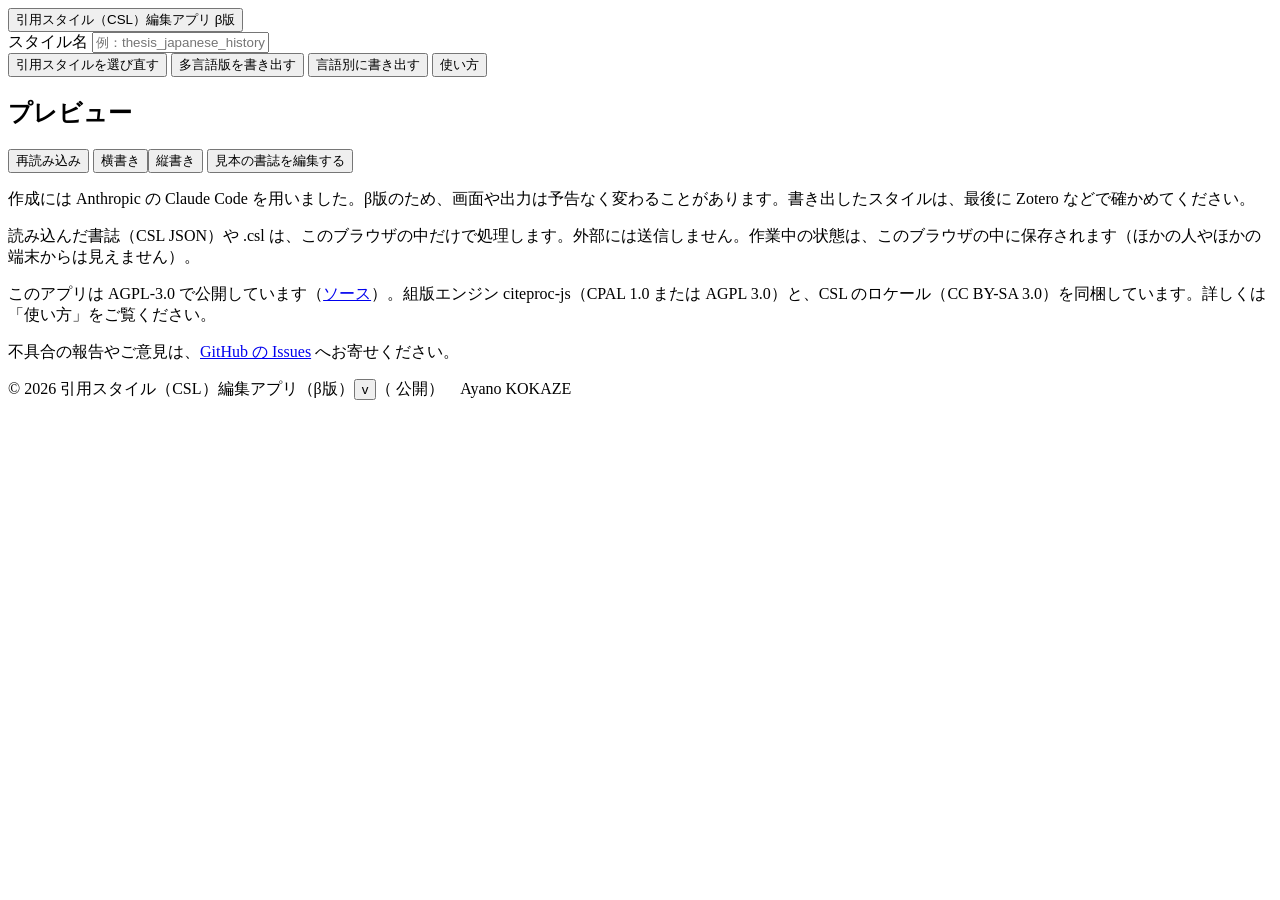
<file: src/index.html>
<!doctype html>
<html lang="ja">
<head>
<meta charset="utf-8">
<meta name="viewport" content="width=device-width, initial-scale=1">
<title>引用スタイル（CSL）編集アプリ（β版）</title>
<!-- @icon link -->
<!-- @inline style.css -->
</head>
<body>
<header class="topbar">
  <div class="brand">
    <button id="btnBrand" type="button" class="brand-name" title="引用スタイルを選び直す（いまの編集は置き換わります）"><!-- @icon img -->引用スタイル（CSL）編集アプリ <span class="beta">β版</span></button>
  </div>
  <label class="style-title">スタイル名
    <input id="styleTitle" type="text" placeholder="例：thesis_japanese_history" spellcheck="false" autocomplete="off">
    <span id="styleTitleMsg" class="title-msg" hidden></span>
  </label>
  <div class="actions">
    <button id="btnStarter" type="button" title="型を選ぶか、前に書き出した .csl を読み込みます（いまの編集は置き換わります）">引用スタイルを選び直す</button>
    <button id="btnExport" type="button" class="primary" title="和文と欧文を1つのスタイルで書き分けます（Zotero、LaTeX の citeproc-lua など）">多言語版を書き出す</button>
    <button id="btnExportSplit" type="button" title="書式ごとに別のスタイルを作ります（多言語に対応しないソフト向け）">言語別に書き出す</button>
    <button id="btnHelp" type="button">使い方</button>
  </div>
  <input id="fileItems" type="file" accept=".json,application/json" hidden>
  <input id="fileCsl" type="file" accept=".csl,.xml" hidden>
</header>

<main class="layout">
  <section class="editor" aria-label="書式の編集">
    <nav class="panel-tabs" id="panelTabs" role="tablist"></nav>
    <div id="panelBody"></div>
  </section>

  <section class="preview" aria-label="プレビュー">
    <div class="preview-head">
      <h2>プレビュー</h2>
      <span id="dataSource" class="muted"></span>
      <span class="spacer"></span>
      <span id="previewFilter" class="filter"></span>
      <button id="btnRefresh" type="button" class="small-btn" title="いまの設定で、プレビューをすぐに組み直します">再読み込み</button>
      <button id="btnResetItems" type="button" class="small-btn" hidden>見本に戻す</button>
      <span class="seg" id="writingMode" role="group" aria-label="組み方"><button type="button" data-m="h" class="small-btn">横書き</button><button type="button" data-m="v" class="small-btn">縦書き</button></span>
      <label id="tcyWrap" class="small" hidden title="Word で2桁の数字を縦中横にしたときの見え方を確かめます。縦中横は CSL では指定できないので、スタイルには入りません。Word の側で設定してください"><input type="checkbox" id="tateTcy"> 縦中横で見る（2桁の数字・Word で縦中横にした場合）</label>
      <button id="btnAddItem" type="button" class="small-btn">見本の書誌を編集する</button>
    </div>
    <div id="previewError" class="error" hidden></div>
    <div id="previewList"></div>
  </section>
</main>

<footer class="site-footer">
  <p>作成には Anthropic の Claude Code を用いました。β版のため、画面や出力は予告なく変わることがあります。書き出したスタイルは、最後に Zotero などで確かめてください。</p>
  <p>読み込んだ書誌（CSL JSON）や .csl は、このブラウザの中だけで処理します。外部には送信しません。作業中の状態は、このブラウザの中に保存されます（ほかの人やほかの端末からは見えません）。</p>
  <p>このアプリは AGPL-3.0 で公開しています（<a href="https://github.com/ayanosk/csl-editor">ソース</a>）。組版エンジン citeproc-js（CPAL 1.0 または AGPL 3.0）と、CSL のロケール（CC BY-SA 3.0）を同梱しています。詳しくは「使い方」をご覧ください。</p>
  <p>不具合の報告やご意見は、<a href="https://github.com/ayanosk/csl-editor/issues" target="_blank" rel="noopener">GitHub の Issues</a> へお寄せください。</p>
  <p class="copyright">© 2026 引用スタイル（CSL）編集アプリ（β版）<button id="btnChangelog" type="button" class="link-btn" title="更新履歴を見る">v<!-- @version --></button>（<!-- @released --> 公開）　Ayano KOKAZE</p>
</footer>

<dialog id="dlgStarter">
  <form method="dialog">
    <h2>引用スタイルを選ぶ</h2>
    <h3 class="dlg-sec">公式のスタイルを手直しする</h3>
    <div id="cslDrop" class="drop-zone">
      <p><a href="https://www.zotero.org/styles" target="_blank" rel="noopener">Zotero のスタイル一覧</a>から使いたいスタイル（Chicago など）の .csl をダウンロードし、ここに落とすか、ボタンで選んでください。出力を見ながら、気になる所を直せます。前にこのアプリで書き出した .csl も、続きから直せます。</p>
      <button id="btnDlgLoadCsl" type="button" class="primary">.csl をアップロード</button>
      <p class="muted small">ファイルはこのブラウザの中で読むだけで、どこにも送られません。</p>
    </div>
    <h3 class="dlg-sec">型から組む（和文の書式も作れる）</h3>
    <p>書きたい形に近いスタイルを選んでください。選んだスタイルをもとに、部品を並べ替えて自分の使いたいスタイルに編集できます。</p>
    <p class="muted small">各スタイルの典型的な形を簡略に再現した出発点です。公式のスタイルではなく、各団体とは関係ありません。規定どおりかは、それぞれの規定で確かめてください。</p>
    <p class="muted small">見本は、見本データの欧文と和文の本を、それぞれの書き方で組んだものです。</p>
    <div id="starterList" class="starter-list"></div>
    <p class="muted small">どちらを選んでも、いまの編集は置き換わります。</p>
    <div class="dlg-actions"><button value="cancel">閉じる</button></div>
  </form>
</dialog>

<dialog id="dlgItemList">
  <form method="dialog">
    <h2 id="itemListTitle">見本の書誌を編集する</h2>
    <h3 class="dlg-sec">Zotero から自分の文献を取り込む</h3>
    <ol class="help-steps">
      <li>Zotero で使いたい文献を選び（Ctrl か ⌘ を押しながらで複数）、右クリックして「選択された項目をエクスポート...」を選びます。</li>
      <li>形式で「CSL JSON」を選んで保存します。文献のデータを、書式を付けずにそのまま書き出す形式で、Zotero が引用を組むときに使うのと同じ形です。</li>
      <li>下の「ファイルを選ぶ」で、保存したファイル（.json）を選びます。</li>
    </ol>
    <p class="import-row"><button type="button" id="btnPickItems" class="primary">ファイルを選ぶ</button>
      <span class="muted small">選んだあと、いまの文献と置き換えるか、足すかを選べます。ファイルはこのブラウザの中で読むだけで、どこにも送られません。</span></p>
    <h3 class="dlg-sec">言語ごとの見本を足す</h3>
    <p class="hint">押した言語の見本（図書・本の章・雑誌論文・ウェブページの4件）が、いまの文献に加わります。もう一度押すと外れます。架空の文献です。その言語の書式を足すと、その形で組まれます。</p>
    <div id="langSampleBtns" class="lang-sample-btns"></div>
    <h3 class="dlg-sec">文献を選んで直す</h3>
    <p class="hint">チェックを外した文献は、プレビューに出しません（データは残ります）。題名を押すと直せます。直した内容はこのブラウザの中にだけ保存され、Zotero のデータは変わりません。</p>
    <div id="itemList" class="item-list"></div>
    <div class="dlg-actions"><button type="button" id="btnNewItem">＋ 新しく入れる</button><span class="spacer"></span><button value="cancel">閉じる</button></div>
  </form>
</dialog>

<dialog id="dlgSplit">
  <form method="dialog">
    <h2>言語別に書き出す</h2>
    <p class="hint">書式ごとに、別々のスタイル（.csl）を作ります。pandoc など、言語による書き分けに対応しないソフトでも使えます。ただし1つのスタイルはすべての文献をその書式で組むので、和文と欧文が混ざった文献リストには「多言語版」を使ってください。Zotero では、多言語版でも和文と欧文を書き分けられます。</p>
    <div id="splitList" class="split-list"></div>
    <p id="splitFiles" class="hint"></p>
    <div class="dlg-actions"><button value="cancel">やめる</button><button type="button" id="btnDoSplit" class="primary">書き出す</button></div>
  </form>
</dialog>

<dialog id="dlgImport">
  <form method="dialog" id="importForm"></form>
</dialog>

<dialog id="dlgItem">
  <form method="dialog" id="itemForm"></form>
</dialog>

<dialog id="dlgChangelog">
  <form method="dialog">
    <h2>更新履歴</h2>
    <div class="changelog"><!-- @changelog --></div>
    <p class="muted small">この HTML を組んだ日：<!-- @built -->。不具合の報告やご意見は、<a href="https://github.com/ayanosk/csl-editor/issues" target="_blank" rel="noopener">GitHub の Issues</a> へお寄せください。</p>
    <div class="dlg-actions"><button value="cancel">閉じる</button></div>
  </form>
</dialog>

<dialog id="dlgHelp">
  <form method="dialog">
    <h2>引用スタイル（CSL）編集アプリ</h2>
    <p>このアプリは、Zotero で日本語に対応した CSL を編集するのをサポートするためのアプリです。</p>
    <h3>使い方</h3>
    <p>詳しい操作方法は、<a href="https://ayanosk.github.io/csl-editor/guide/" target="_blank" rel="noopener">使い方のページ</a>をご覧ください。</p>
    <p>このアプリでは、公式のスタイルを手直しする方法と、アプリが用意した引用スタイルから自分の引用スタイルに調整する方法の2種類が使えます。</p>
    <ol class="help-steps">
      <li>土台にする引用スタイルを選ぶ
        <details><summary>公式のスタイルを手直しする</summary>
          <p><a href="https://www.zotero.org/styles" target="_blank" rel="noopener">Zotero のスタイル一覧</a>からダウンロードした .csl を、最初の画面でアップロードします。前にこのアプリで書き出した .csl も、続きから直せます。</p>
        </details>
        <details><summary>アプリが用意した引用スタイルから始める</summary>
          <p>Chicago 風・APA 風・MLA 風・IEEE 風から、書きたい形に近いものを選びます。各スタイルの典型的な形を簡略に再現した出発点です。公式のスタイルではなく、各団体とは関係ありません。規定どおりかは、それぞれの規定で確かめてください。</p>
          <p>最初の画面は、あとから「引用スタイルを選び直す」かアプリ名を押すことで、また開きます。<b>ただしそれまでの編集は破棄されるため、後から復元したい場合は一度書き出してください。</b>書き出した .csl は、最初の画面でアップロードすると続きから直せます。</p>
        </details>
      </li>
      <li>右のプレビュー画面を見ながら、好みのスタイルに整える
        <details><summary>部品を並べる</summary>
          <p>左の「和文の書式」「欧文の書式」で、資料の種類ごとに部品（チップ）を並べます。チップはドラッグか ← → で動かせます。押すと、括弧や前後の文字を変えられます。</p>
          <p>資料の種類は、図書・本の章・雑誌論文・ウェブページが既定です。学位論文や新聞記事などを別の並びで組みたいときは、「項目の種類を選ぶ」でチェックを入れます。チェックの無い種類は「その他」の並びで組みます。</p>
        </details>
        <details><summary>区切りを足す・引く</summary>
          <p>チップの間には区切り（、 , . など）を置きます。区切りは、<b>すぐ後ろの部品とひと組</b>で、チップの列でも後ろの部品にくっついて表示されます。後ろの部品が空の文献では、区切りも一緒に消えます。行の頭（〔 の直後を含む）には出ません。たとえば「書名 ．出版者 ，年」で出版者が空なら「書名，年」になります。</p>
        </details>
        <details><summary>まとめる</summary>
          <p>「〔 〕で囲む」で部品をまとめると、中が全部空の文献では、まとまりごと消えます。たとえば「書名. 〔訳者, 出版者, 年〕」とまとめれば、訳者のいない本でも「書名. 出版者, 年」になります。括弧（ ）は、まとまりの前後に付けると、中身が無いときに空の括弧が残りません。Zotero の公開スタイルも、同じ仕組み（CSL の group）で空欄を処理しています。</p>
        </details>
        <details><summary>公式のスタイルを手直ししているとき（微調整・大幅修正）</summary>
          <p>左の上で「微調整」と「大幅修正」を選べます。</p>
          <p>微調整では、元のスタイルの書き方にそのまま手を入れます。右のプレビューで直したい箇所を押すと、その部品と、同じ部品から出ている所がすべて光り、左で前後の文字・区切り・斜体などを直したり、出さないようにしたり、隣の部品と入れ替えたりできます。手を入れた箇所は一覧になり、1件ずつ元に戻せます。</p>
          <p>大幅修正では、元のスタイルを部品（チップ）に移し、「部品を並べる」と同じように、資料の種類ごとに部品を足したり並べ替えたりできます。和文の書式も入るので、多言語版を作れます。元のスタイルと出力が違う見本は、上の帯に一覧で出ます。元のスタイルの手を入れていない部分は、そのまま残ります。</p>
        </details>
        <details><summary>自分の文献で確かめる</summary>
          <p>プレビューの「見本の書誌を編集する」から、Zotero の文献を取り込めます。Zotero で文献を選んで右クリック →「選択された項目をエクスポート...」→ 形式「CSL JSON」で保存したファイルを選ぶと、自分の文献でプレビューできます。読み込まなければ見本データで練習できます。</p>
          <p>同じ画面で文献を選んで直すことも、新しく入れることもできます。各文献の「直す」でも書き換えられます。「隠す」はその文献をプレビューに出さないだけで、データは残ります（プレビューの下の「隠した文献」から戻せます）。「参考文献を作成」でコピーした文章は使えません（整形済みの文字なので、組み直せないため）。</p>
        </details>
      </li>
      <li>引用スタイルのタイトルを調整する
        <p class="help-note">.csl のファイル名ではなく、上の「スタイル名」に入力された名前が、引用スタイルの名前として使われます。</p>
        <details><summary>付けられる名前と、読み込んだスタイルの名前</summary>
          <p>スタイル名は半角の英字・数字と <code>_</code> <code>-</code> <code>.</code> <code>( )</code> と空白で付けます（日本語は使えません）。型から始めたときのスタイル名は My_Chicago_style のようになります。</p>
          <p>前に書き出した .csl を読み込むと、ファイル名に _edited を付けた名前になり、ID も新しくなります（Zotero では元のスタイルと別に入ります）。_edited の付いたものをもう一度読み込んで直したときは、名前も ID もそのままなので、Zotero では同じスタイルの更新になります。</p>
        </details>
      </li>
      <li>多言語版で書き出し、Zotero の 設定 → 引用 → スタイル → ファイルから追加する
        <details><summary>多言語版と、言語別に書き出す場合</summary>
          <p>多言語版は、和文と欧文を1つのスタイルで書き分けます。Zotero でも、文献の「言語」欄に <code>ja</code> や <code>en</code> が入っていれば、そのまま書き分けます（入れるときに確認の画面が出る場合があります。OK で入れられます）。</p>
          <p>言語による書き分けに対応しないソフト（pandoc など）で使うときは「言語別に書き出す」で、書式ごとのスタイルを作ります（2つ以上選ぶと zip にまとめます）。</p>
        </details>
      </li>
    </ol>
    <h3>もっと詳しく</h3>
    <details><summary>和文と欧文</summary>
      <p>どちらの書式で組むかは、Zotero の「言語」欄で決まります。<code>ja</code> なら和文、<code>en</code> <code>fr</code> <code>de</code> などなら欧文です。欄が空の文献は和文の書式で組みます。プレビューに警告が出たら、Zotero で言語欄を直してください。</p>
      <p>多言語版は、Zotero（Word・Google ドキュメントのプラグイン）でも、LaTeX の citation-style-language パッケージ（citeproc-lua）でも、言語欄に従って書き分けます。pandoc は言語による書き分けを読めないので、「言語別に書き出す」で作ったスタイルを使います。</p>
      <p>英語は「欧文の書式」が既定です。言語ごとに変えたいときは、「＋ 言語ごとの書式」で言語を選んで足します。中国語（大陸式・台湾式）・韓国語・ロシア語・フランス語・ドイツ語・アラビア語・イタリア語・スペイン語・トルコ語は、その言語の人文学の論文で一般的な書き方が既定になります。一覧にない言語は、言語コード（<code>pl</code> など）を入れて足せます（欧文の書式を写します）。その言語の文献だけが、足した書式で組まれます。</p>
    </details>
    <details><summary>2回目以降の注</summary>
      <p>注形式では、「注（2回目以降）」と「注（直前と同じ文書）」の並びを別に作れます。間に別の注を挟んで同じ文書を引くと短縮形（山本『デジタル史料学入門』50頁）、直前の注と同じ文書なら「同上」（頁も同じなら「同上。」、頁が違えば「同上、45頁。」）になります。短縮形の題名には Zotero の「短いタイトル」欄が使われます。書き分けは「全体の設定」で切れます。</p>
    </details>
    <details><summary>縦書きで使う（数字を漢数字にする）</summary>
      <p>プレビューの上の「横書き／縦書き」で、組み上がりを縦書きで見られます。操作は横書きと同じです。「縦中横で見る」は、Word で2桁の数字を縦中横にしたときの見え方を確かめるためのものです。縦中横は CSL では指定できない（斜体・太字・下線などしか持てない）ので、スタイルには入りません。Word の側で設定してください。</p>
      <p>「和文の書式」の「和文の書式全体」で「数字」を漢数字にすると、巻・号・頁・版・引用箇所が「四二頁」「二三〇頁」（〇を使う）か「四十二頁」「二百三十頁」（十百千を使う）になります。Zotero のデータは算用数字のままでかまいません。</p>
      <p>発行年は漢数字にできません。Zotero（の組版エンジン）が、年を漢数字で組む機能を持たないためです。4桁かどうかや、元号かどうかとは関係ありません。年は、提出前に文書の側で直してください。</p>
      <p>和暦で出したいときは、Zotero の日付欄に「平成八」のように「年」を付けずに入れてください。Zotero は和暦を年として読めないので、入れた文字のまま渡し、書式が「年」を付けて「平成八年」になります。「平成八年」と入れると「平成八年年」と重なります（プレビューに警告が出ます）。和暦で入れた文献は、年の順の並べ替えと、著者年形式の 2024a・2024b の書き分けには使われません。</p>
      <p>CSL の仕様にない用語の使い方で実現しているので、Zotero（Word・Google ドキュメントのプラグイン）では効きますが、pandoc などほかのソフトでは算用数字に戻ります。3000 を超える数字も算用数字のままです。</p>
    </details>
    <details><summary>五十音順に並べる</summary>
      <p>Zotero には読みの欄がないので、「その他（Extra）」欄で代用します。和文の文献の Extra 欄の1行目に、著者の読みをひらがなで入れ（例：<code>やまもと はなこ</code>）、「全体の設定」の「参考文献の並び」で「読みで五十音順に並べる」を選びます。Extra 欄は、組版エンジンには CSL の <code>note</code> として渡ります。</p>
      <ul>
        <li>読みのない和文の文献は、読みのある文献の後ろに、著者名の文字コード順で並びます。プレビューに警告が出ます。</li>
        <li>Extra 欄の1行目に別の文字（<code>Citation Key: …</code> など）があると、その文字で並びます。<code>original-date: 1990</code> のような CSL の変数の行は、先にあっても飛ばされます。</li>
        <li>欧文の文献は、Extra 欄を見ずに著者名で並べます。</li>
        <li>並び順は、プレビューの下の「参考文献の並び順を見る」で確かめられます。</li>
      </ul>
    </details>
    <details><summary>このアプリについて</summary>
      <p class="muted small">組版エンジンは citeproc-js 2.4.63（© 2009-2019 Frank Bennett、CPAL 1.0 または AGPL 3.0 の選択）。Zotero が中で使っているのと同じ版のエンジンですが、Zotero 側で手が入っているので、細かい出力が違うことがあります。最後は Zotero に入れて確かめてください。ロケールは CSL プロジェクトの locales-*.xml（日・英・仏・独・伊・西・蘭・葡・羅・露・中〔簡体・繁体〕・韓・亜〔アラビア語〕・土〔トルコ語〕、CC BY-SA 3.0）。ライセンスの全文と、埋め込んだソースは、この HTML ファイルの中にそのまま入っています。作業中の状態はこのブラウザの中にだけ保存され、どこにも送られません。</p>
    </details>
    <div class="dlg-actions help-actions"><button type="button" id="btnHelpUpload">CSL ファイルをアップロード</button><button type="button" id="btnHelpStarter" class="primary">アプリの引用スタイルから始める</button><button value="cancel">閉じる</button></div>
  </form>
</dialog>

<!-- @vendor citeproc -->
<!-- @data -->
<!-- @inline csl_generate.js -->
<!-- @inline starters.js -->
<!-- @inline official.js -->
<!-- @inline convert.js -->
<!-- @inline app.js -->
</body>
</html>
</file>
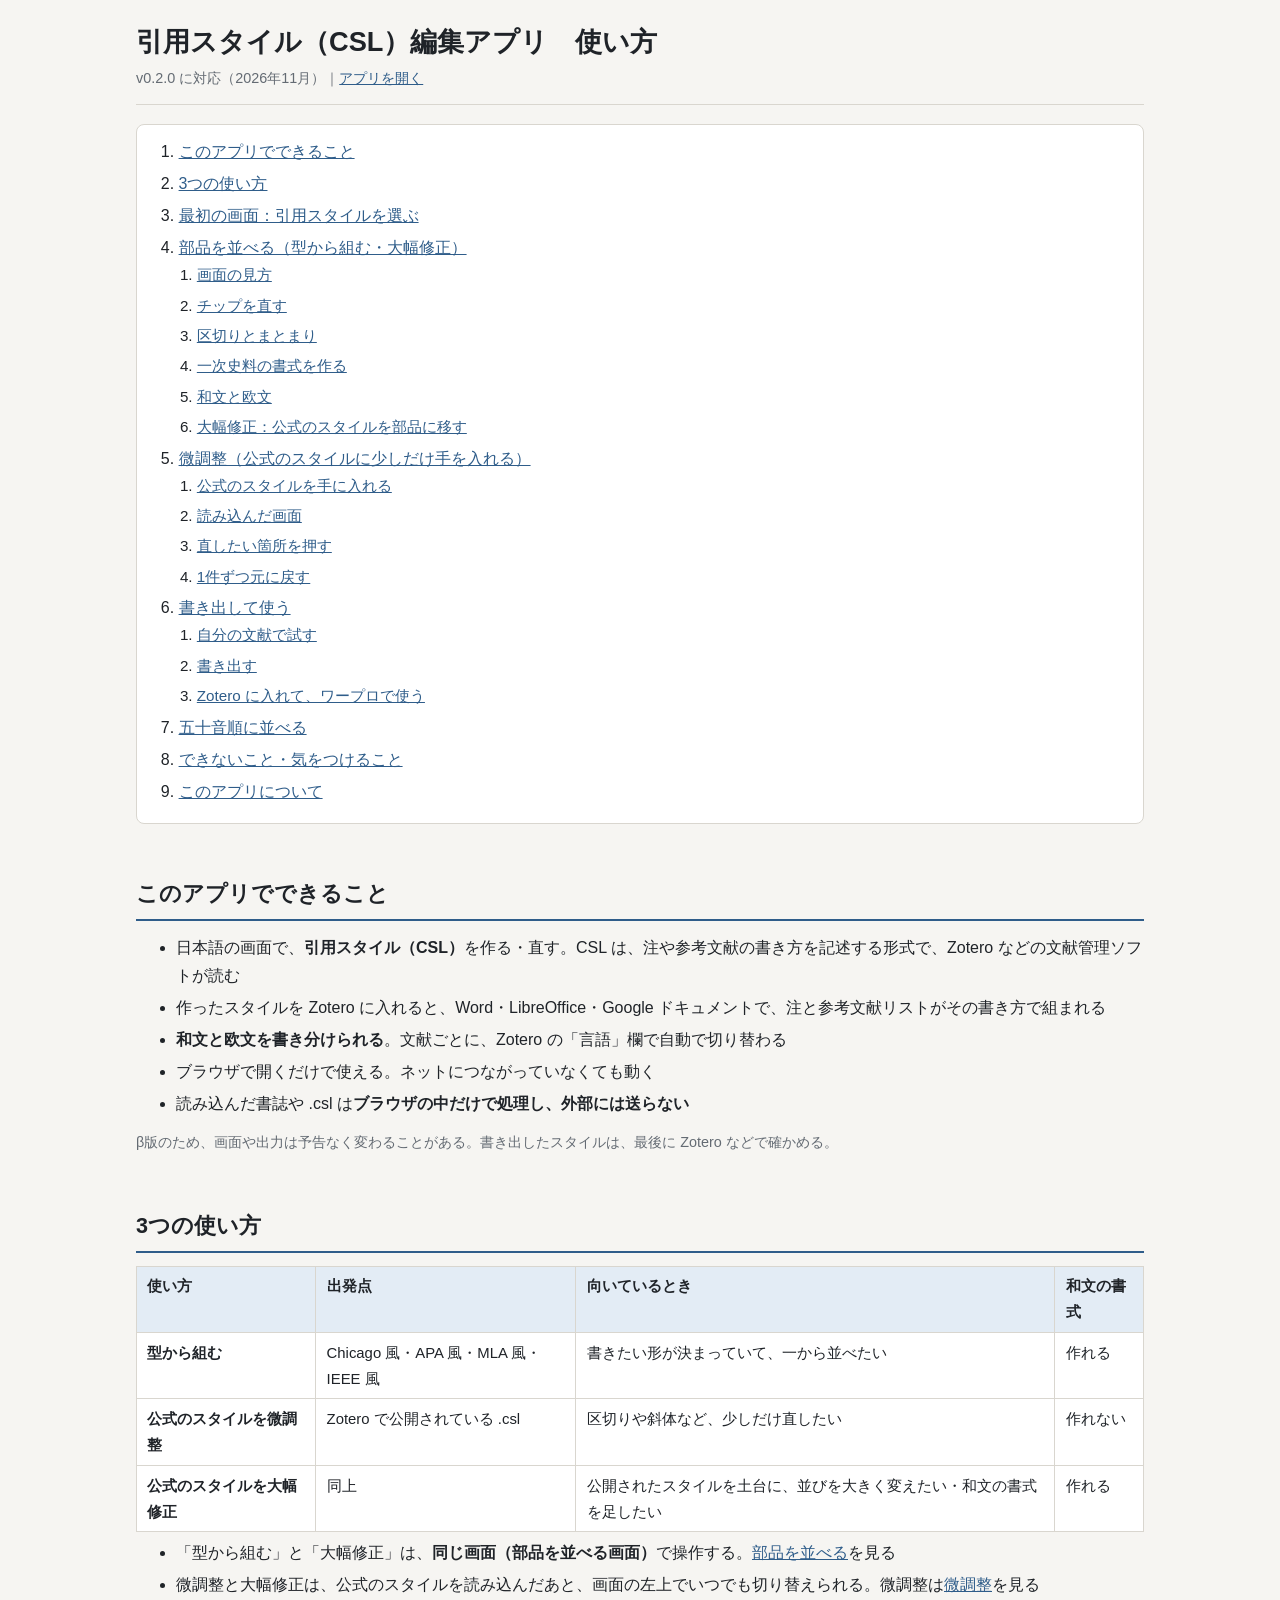
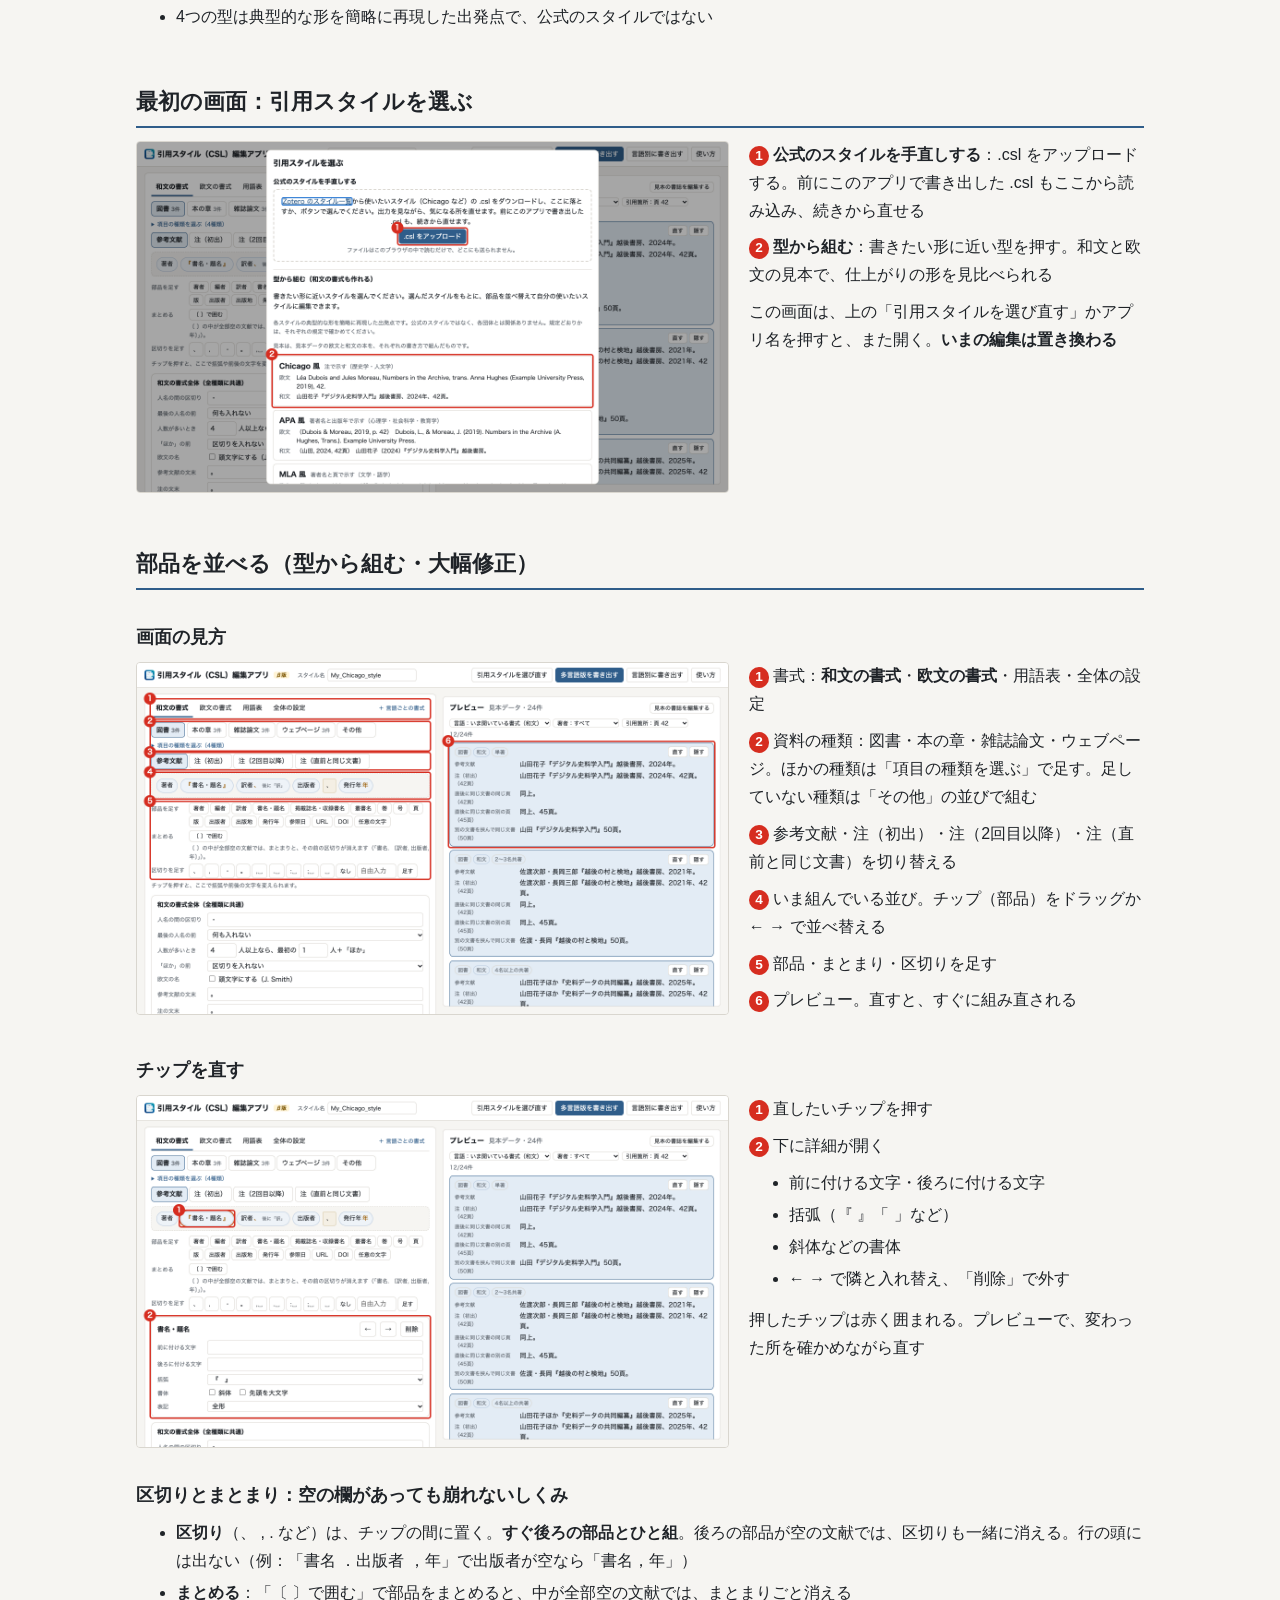
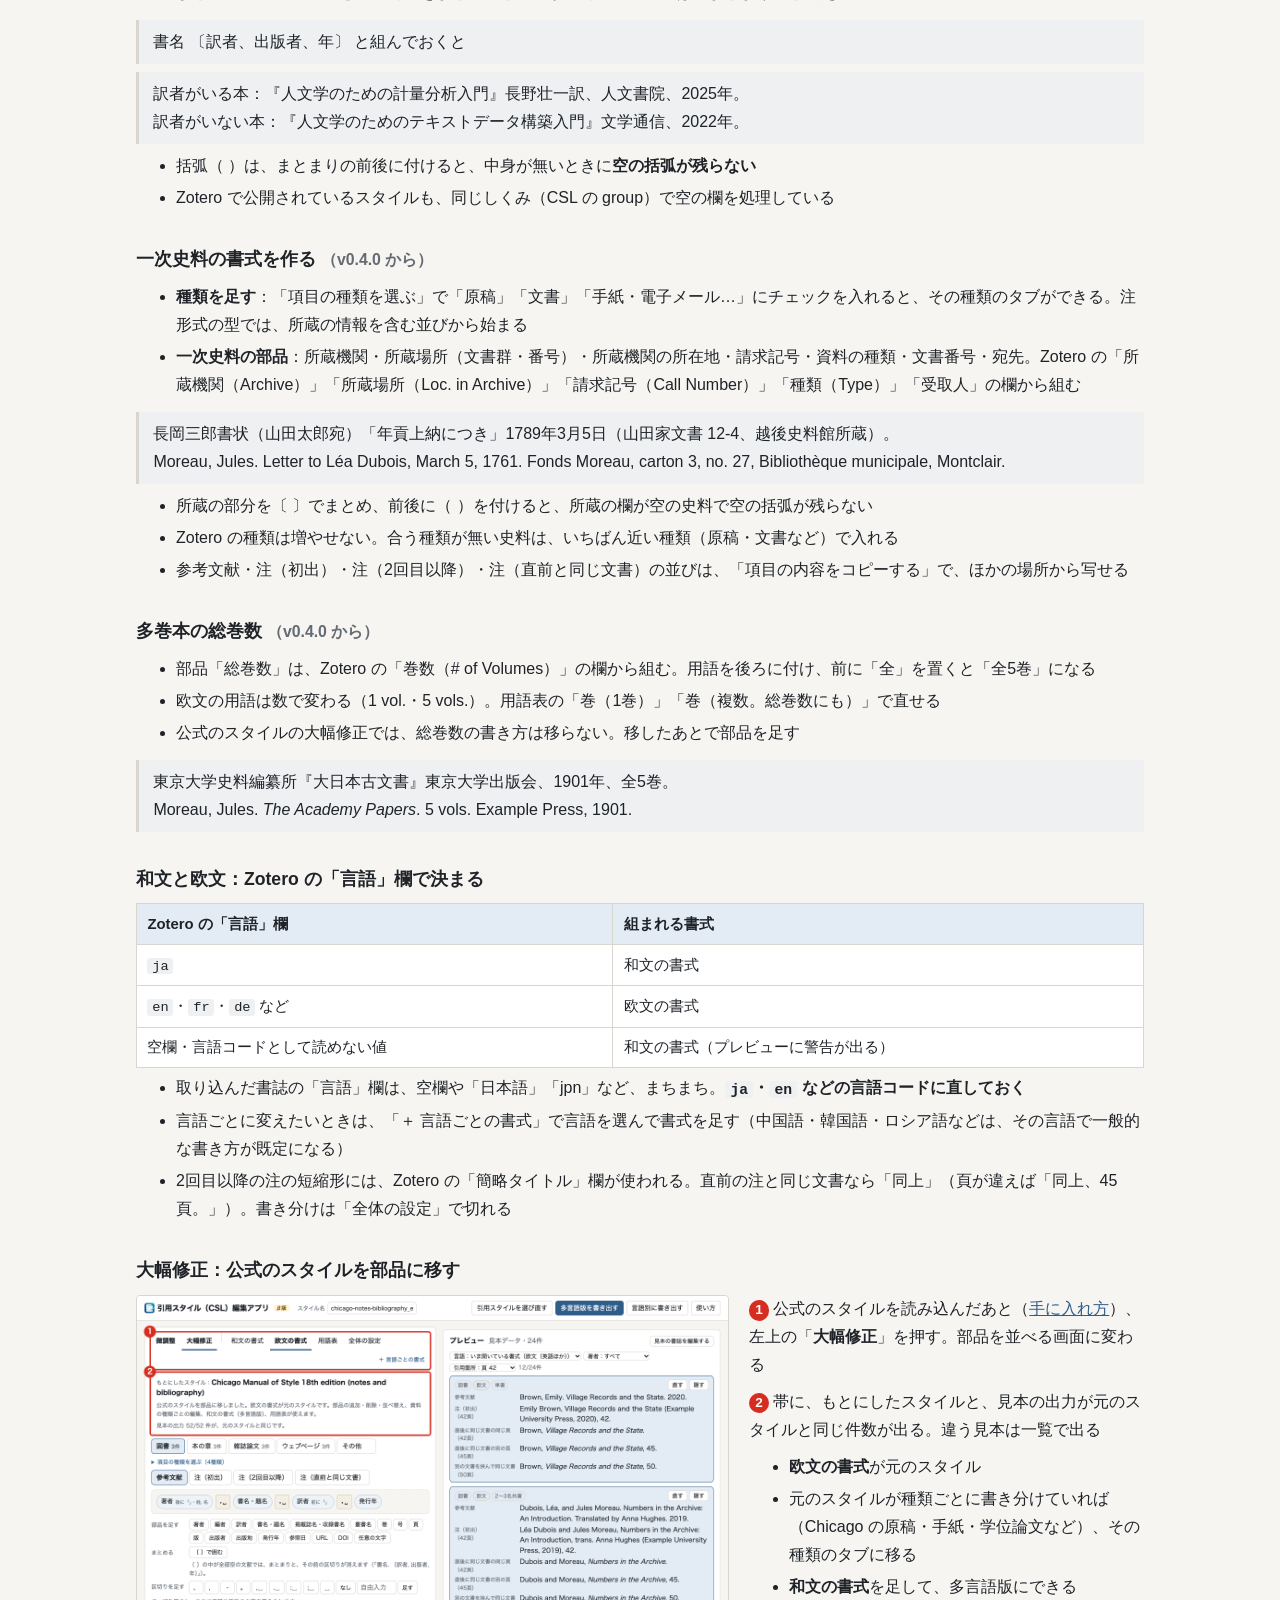
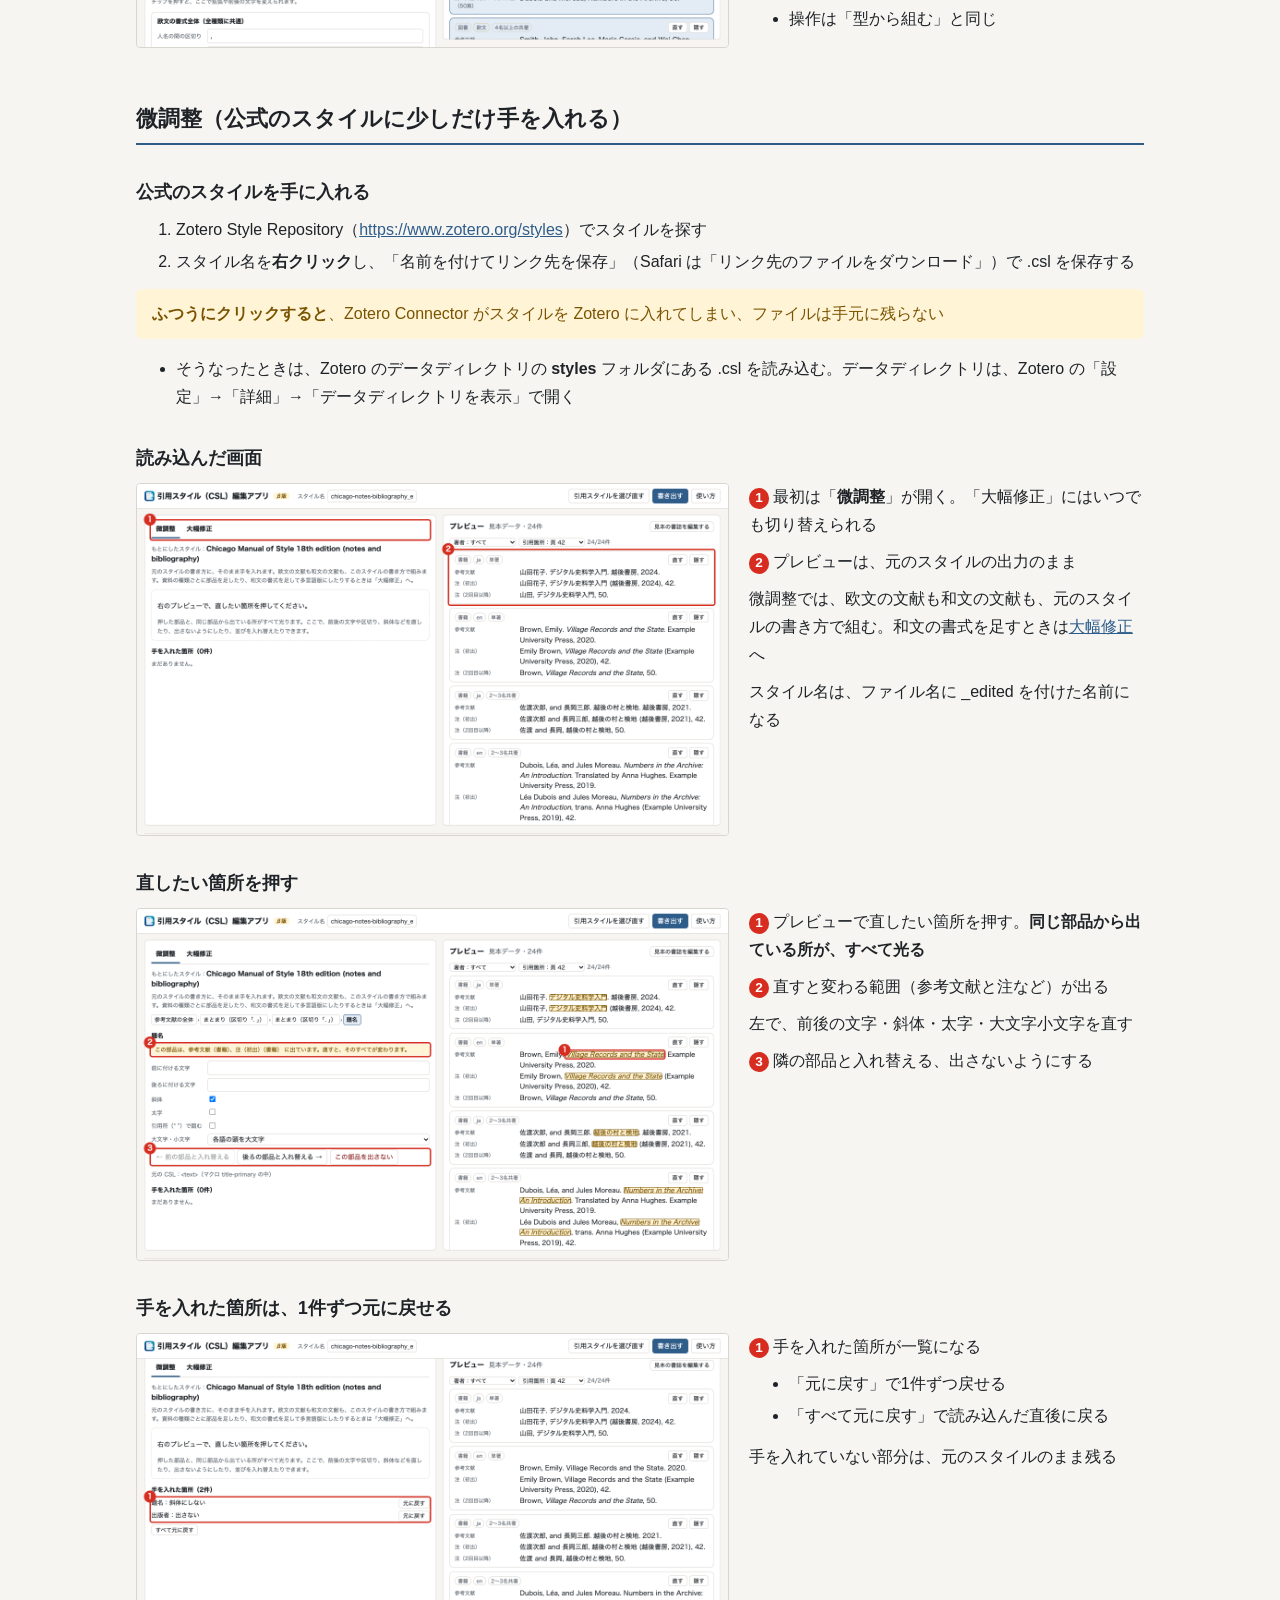
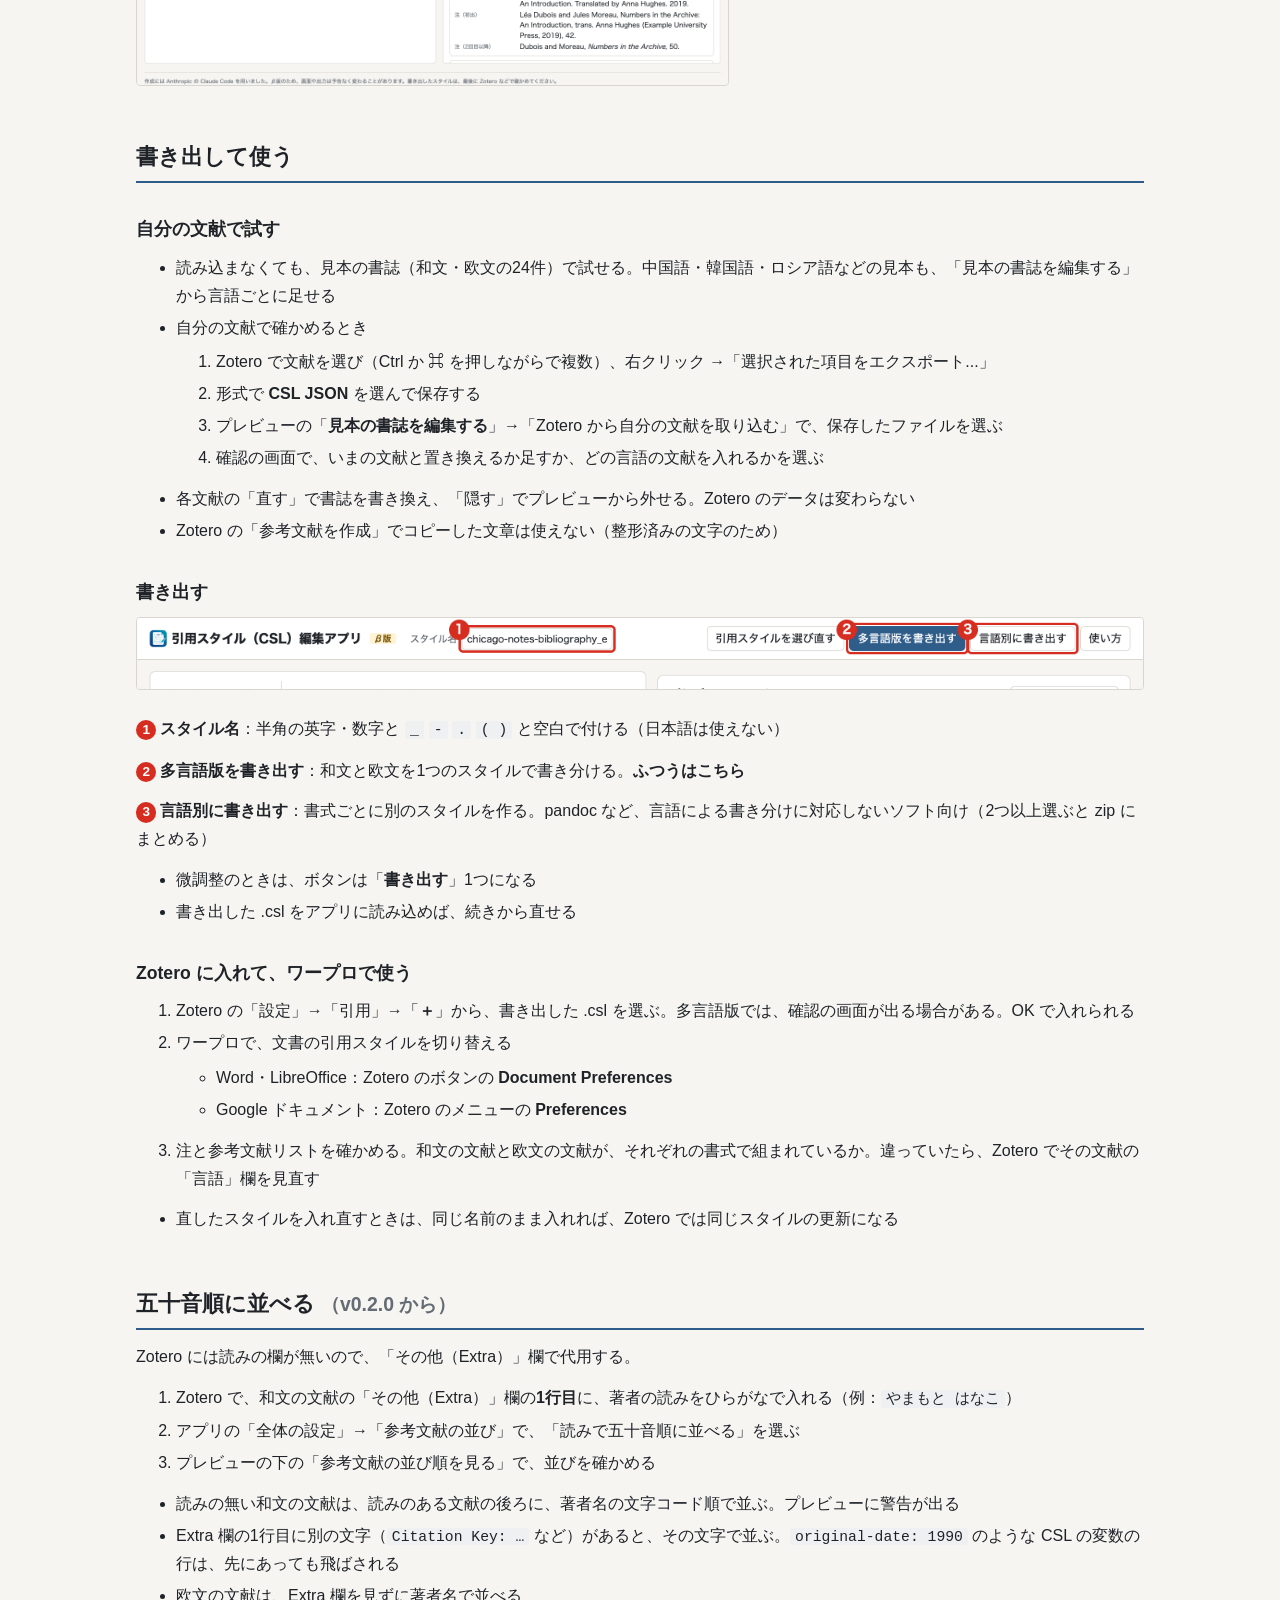
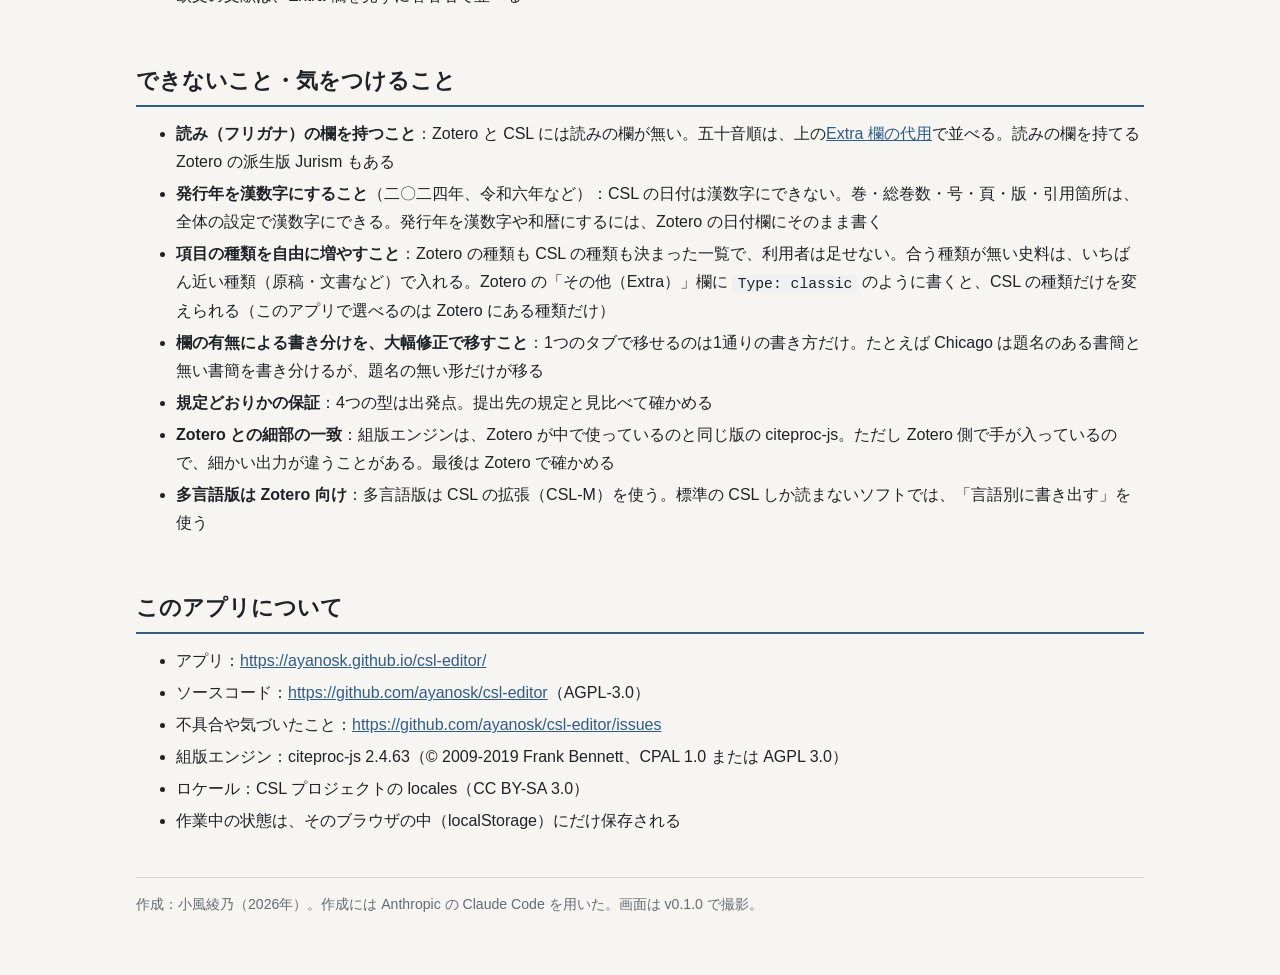
<file: docs/guide/index.html>
<!doctype html>
<html lang="ja">
<head>
<meta charset="utf-8">
<meta name="viewport" content="width=device-width, initial-scale=1">
<title>使い方｜引用スタイル（CSL）編集アプリ</title>
<!--
  使い方のページ。このファイルがそのまま正本で、組む手順は無い（直したらそのままコミットする）。
  画面の図は docs/guide/img/ にあり、node guide/shoot.js で撮り直せる（先に python3 build.py）。
  節の id（#start #chips #tweak #export #sort #limits）は授業スライドなど外からリンクされるので変えない。
-->
<style>
:root {
  --bg: #f6f5f2;
  --panel: #ffffff;
  --ink: #1f2328;
  --muted: #646b73;
  --line: #d9d6cf;
  --accent: #2f5d8a;
  --accent-weak: #e3ecf5;
  --code-bg: #eef0f2;
  --mark: #d62d20;
  --warn-bg: #fff4d6;
  --warn-ink: #7a5300;
  font-family: "Hiragino Sans", "Hiragino Kaku Gothic ProN", "Noto Sans JP", "Yu Gothic UI", "Meiryo", sans-serif;
}
@media (prefers-color-scheme: dark) {
  :root {
    --bg: #1b1d20;
    --panel: #24272b;
    --ink: #e6e6e3;
    --muted: #a0a6ad;
    --line: #3a3e44;
    --accent: #7fb0e0;
    --accent-weak: #2a3846;
    --code-bg: #2d3136;
    --mark: #e5534b;
    --warn-bg: #3d3216;
    --warn-ink: #f3d27a;
  }
}
* { box-sizing: border-box; }
html { scroll-padding-top: 1em; }
body { margin: 0; background: var(--bg); color: var(--ink); line-height: 1.75; font-size: 16px; }
main { max-width: 1040px; margin: 0 auto; padding: 24px 16px 64px; }
a { color: var(--accent); }
header.top { border-bottom: 1px solid var(--line); padding-bottom: 0.8em; margin-bottom: 1.2em; }
header.top h1 { font-size: 1.7em; line-height: 1.35; margin: 0 0 0.2em; }
header.top .meta { color: var(--muted); font-size: 0.9em; margin: 0; }
h2 { font-size: 1.35em; margin: 2.4em 0 0.6em; padding-bottom: 0.25em; border-bottom: 2px solid var(--accent); }
h3 { font-size: 1.1em; margin: 1.8em 0 0.5em; }
p, ul, ol { margin: 0.4em 0 0.8em; }
li { margin-bottom: 0.25em; }
code, .str { background: var(--code-bg); border-radius: 3px; }
code { padding: 0.05em 0.35em; font-size: 0.92em; }
.str { display: block; padding: 0.5em 0.9em; border-left: 3px solid var(--line); margin: 0.3em 0 0.5em; border-radius: 0; }
.note { color: var(--muted); font-size: 0.9em; }
.box { background: var(--warn-bg); color: var(--warn-ink); padding: 0.7em 1em; border-radius: 6px; margin: 0.6em 0 1em; }
nav.toc { background: var(--panel); border: 1px solid var(--line); border-radius: 8px; padding: 0.8em 1.2em; }
nav.toc ol { margin: 0; padding-left: 1.4em; }
nav.toc ol ol { padding-left: 1.2em; font-size: 0.95em; }
table { border-collapse: collapse; width: 100%; font-size: 0.93em; background: var(--panel); }
th, td { border: 1px solid var(--line); padding: 0.45em 0.7em; text-align: left; vertical-align: top; }
th { background: var(--accent-weak); }
.table-wrap { overflow-x: auto; }
/* 画面の図と説明を左右に並べる。狭い画面では縦に積む */
.shot { display: grid; grid-template-columns: minmax(0, 3fr) minmax(0, 2fr); gap: 20px; align-items: start; margin: 0.6em 0 1em; }
.shot img, figure img { width: 100%; height: auto; border: 1px solid var(--line); border-radius: 4px; background: #fff; }
.shot .txt p { margin: 0 0 0.55em; }
@media (max-width: 760px) { .shot { grid-template-columns: 1fr; } }
figure { margin: 0.6em 0 1em; }
.num { display: inline-block; min-width: 1.5em; height: 1.5em; line-height: 1.5em; border-radius: 50%; background: var(--mark); color: #fff; font-weight: 700; font-size: 0.85em; text-align: center; margin-right: 0.3em; }
footer { margin-top: 3em; padding-top: 1em; border-top: 1px solid var(--line); color: var(--muted); font-size: 0.88em; }
</style>
</head>
<body>
<main>

<header class="top">
  <h1>引用スタイル（CSL）編集アプリ　使い方</h1>
  <p class="meta">v0.2.0 に対応（2026年11月）｜<a href="../">アプリを開く</a></p>
</header>

<nav class="toc" aria-label="目次">
  <ol>
    <li><a href="#about">このアプリでできること</a></li>
    <li><a href="#modes">3つの使い方</a></li>
    <li><a href="#start">最初の画面：引用スタイルを選ぶ</a></li>
    <li><a href="#chips">部品を並べる（型から組む・大幅修正）</a>
      <ol>
        <li><a href="#chips-screen">画面の見方</a></li>
        <li><a href="#chip-edit">チップを直す</a></li>
        <li><a href="#group">区切りとまとまり</a></li>
        <li><a href="#archive">一次史料の書式を作る</a></li>
        <li><a href="#lang">和文と欧文</a></li>
        <li><a href="#rebuild">大幅修正：公式のスタイルを部品に移す</a></li>
      </ol>
    </li>
    <li><a href="#tweak">微調整（公式のスタイルに少しだけ手を入れる）</a>
      <ol>
        <li><a href="#get-style">公式のスタイルを手に入れる</a></li>
        <li><a href="#tweak-screen">読み込んだ画面</a></li>
        <li><a href="#tweak-select">直したい箇所を押す</a></li>
        <li><a href="#tweak-undo">1件ずつ元に戻す</a></li>
      </ol>
    </li>
    <li><a href="#export">書き出して使う</a>
      <ol>
        <li><a href="#own-data">自分の文献で試す</a></li>
        <li><a href="#export-file">書き出す</a></li>
        <li><a href="#zotero">Zotero に入れて、ワープロで使う</a></li>
      </ol>
    </li>
    <li><a href="#sort">五十音順に並べる</a></li>
    <li><a href="#limits">できないこと・気をつけること</a></li>
    <li><a href="#info">このアプリについて</a></li>
  </ol>
</nav>

<h2 id="about">このアプリでできること</h2>
<ul>
  <li>日本語の画面で、<b>引用スタイル（CSL）</b>を作る・直す。CSL は、注や参考文献の書き方を記述する形式で、Zotero などの文献管理ソフトが読む</li>
  <li>作ったスタイルを Zotero に入れると、Word・LibreOffice・Google ドキュメントで、注と参考文献リストがその書き方で組まれる</li>
  <li><b>和文と欧文を書き分けられる</b>。文献ごとに、Zotero の「言語」欄で自動で切り替わる</li>
  <li>ブラウザで開くだけで使える。ネットにつながっていなくても動く</li>
  <li>読み込んだ書誌や .csl は<b>ブラウザの中だけで処理し、外部には送らない</b></li>
</ul>
<p class="note">β版のため、画面や出力は予告なく変わることがある。書き出したスタイルは、最後に Zotero などで確かめる。</p>

<h2 id="modes">3つの使い方</h2>
<div class="table-wrap">
<table>
  <thead><tr><th>使い方</th><th>出発点</th><th>向いているとき</th><th>和文の書式</th></tr></thead>
  <tbody>
    <tr><td><b>型から組む</b></td><td>Chicago 風・APA 風・MLA 風・IEEE 風</td><td>書きたい形が決まっていて、一から並べたい</td><td>作れる</td></tr>
    <tr><td><b>公式のスタイルを微調整</b></td><td>Zotero で公開されている .csl</td><td>区切りや斜体など、少しだけ直したい</td><td>作れない</td></tr>
    <tr><td><b>公式のスタイルを大幅修正</b></td><td>同上</td><td>公開されたスタイルを土台に、並びを大きく変えたい・和文の書式を足したい</td><td>作れる</td></tr>
  </tbody>
</table>
</div>
<ul>
  <li>「型から組む」と「大幅修正」は、<b>同じ画面（部品を並べる画面）</b>で操作する。<a href="#chips">部品を並べる</a>を見る</li>
  <li>微調整と大幅修正は、公式のスタイルを読み込んだあと、画面の左上でいつでも切り替えられる。微調整は<a href="#tweak">微調整</a>を見る</li>
  <li>4つの型は典型的な形を簡略に再現した出発点で、公式のスタイルではない</li>
</ul>

<h2 id="start">最初の画面：引用スタイルを選ぶ</h2>
<div class="shot">
  <img src="img/01_start.png" alt="引用スタイルを選ぶ画面。上に「公式のスタイルを手直しする」の .csl をアップロードのボタン（1）、下に「型から組む」の Chicago 風などの型の一覧（2）">
  <div class="txt">
    <p><span class="num">1</span><b>公式のスタイルを手直しする</b>：.csl をアップロードする。前にこのアプリで書き出した .csl もここから読み込み、続きから直せる</p>
    <p><span class="num">2</span><b>型から組む</b>：書きたい形に近い型を押す。和文と欧文の見本で、仕上がりの形を見比べられる</p>
    <p>この画面は、上の「引用スタイルを選び直す」かアプリ名を押すと、また開く。<b>いまの編集は置き換わる</b></p>
  </div>
</div>

<h2 id="chips">部品を並べる（型から組む・大幅修正）</h2>

<h3 id="chips-screen">画面の見方</h3>
<div class="shot">
  <img src="img/02_chips.png" alt="部品を並べる画面。左に書式のタブ（1）、資料の種類（2）、参考文献と注の切り替え（3）、チップの列（4）、部品・まとめる・区切りを足す欄（5）。右にプレビュー（6）">
  <div class="txt">
    <p><span class="num">1</span>書式：<b>和文の書式</b>・<b>欧文の書式</b>・用語表・全体の設定</p>
    <p><span class="num">2</span>資料の種類：図書・本の章・雑誌論文・ウェブページ。ほかの種類は「項目の種類を選ぶ」で足す。足していない種類は「その他」の並びで組む</p>
    <p><span class="num">3</span>参考文献・注（初出）・注（2回目以降）・注（直前と同じ文書）を切り替える</p>
    <p><span class="num">4</span>いま組んでいる並び。チップ（部品）をドラッグか ← → で並べ替える</p>
    <p><span class="num">5</span>部品・まとまり・区切りを足す</p>
    <p><span class="num">6</span>プレビュー。直すと、すぐに組み直される</p>
  </div>
</div>

<h3 id="chip-edit">チップを直す</h3>
<div class="shot">
  <img src="img/03_chip.png" alt="「書名・題名」のチップ（1）を押すと、下に詳細（2）が開く。前に付ける文字、後ろに付ける文字、括弧、斜体などの欄と、← → 削除のボタン">
  <div class="txt">
    <p><span class="num">1</span>直したいチップを押す</p>
    <p><span class="num">2</span>下に詳細が開く</p>
    <ul>
      <li>前に付ける文字・後ろに付ける文字</li>
      <li>括弧（『 』「 」など）</li>
      <li>斜体などの書体</li>
      <li>← → で隣と入れ替え、「削除」で外す</li>
    </ul>
    <p>押したチップは赤く囲まれる。プレビューで、変わった所を確かめながら直す</p>
  </div>
</div>

<h3 id="group">区切りとまとまり：空の欄があっても崩れないしくみ</h3>
<ul>
  <li><b>区切り</b>（、 , . など）は、チップの間に置く。<b>すぐ後ろの部品とひと組</b>。後ろの部品が空の文献では、区切りも一緒に消える。行の頭には出ない（例：「書名 ．出版者 ，年」で出版者が空なら「書名，年」）</li>
  <li><b>まとめる</b>：「〔 〕で囲む」で部品をまとめると、中が全部空の文献では、まとまりごと消える</li>
</ul>
<p class="str">書名 〔訳者、出版者、年〕 と組んでおくと</p>
<p class="str">訳者がいる本：『人文学のための計量分析入門』長野壮一訳、人文書院、2025年。<br>訳者がいない本：『人文学のためのテキストデータ構築入門』文学通信、2022年。</p>
<ul>
  <li>括弧（ ）は、まとまりの前後に付けると、中身が無いときに<b>空の括弧が残らない</b></li>
  <li>Zotero で公開されているスタイルも、同じしくみ（CSL の group）で空の欄を処理している</li>
</ul>

<h3 id="archive">一次史料の書式を作る <span class="note">（v0.4.0 から）</span></h3>
<ul>
  <li><b>種類を足す</b>：「項目の種類を選ぶ」で「原稿」「文書」「手紙・電子メール…」にチェックを入れると、その種類のタブができる。注形式の型では、所蔵の情報を含む並びから始まる</li>
  <li><b>一次史料の部品</b>：所蔵機関・所蔵場所（文書群・番号）・所蔵機関の所在地・請求記号・資料の種類・文書番号・宛先。Zotero の「所蔵機関（Archive）」「所蔵場所（Loc. in Archive）」「請求記号（Call Number）」「種類（Type）」「受取人」の欄から組む</li>
</ul>
<p class="str">長岡三郎書状（山田太郎宛）「年貢上納につき」1789年3月5日（山田家文書 12-4、越後史料館所蔵）。<br>Moreau, Jules. Letter to Léa Dubois, March 5, 1761. Fonds Moreau, carton 3, no. 27, Bibliothèque municipale, Montclair.</p>
<ul>
  <li>所蔵の部分を〔 〕でまとめ、前後に（ ）を付けると、所蔵の欄が空の史料で空の括弧が残らない</li>
  <li>Zotero の種類は増やせない。合う種類が無い史料は、いちばん近い種類（原稿・文書など）で入れる</li>
  <li>参考文献・注（初出）・注（2回目以降）・注（直前と同じ文書）の並びは、「項目の内容をコピーする」で、ほかの場所から写せる</li>
</ul>

<h3 id="volumes">多巻本の総巻数 <span class="note">（v0.4.0 から）</span></h3>
<ul>
  <li>部品「総巻数」は、Zotero の「巻数（# of Volumes）」の欄から組む。用語を後ろに付け、前に「全」を置くと「全5巻」になる</li>
  <li>欧文の用語は数で変わる（1 vol.・5 vols.）。用語表の「巻（1巻）」「巻（複数。総巻数にも）」で直せる</li>
  <li>公式のスタイルの大幅修正では、総巻数の書き方は移らない。移したあとで部品を足す</li>
</ul>
<p class="str">東京大学史料編纂所『大日本古文書』東京大学出版会、1901年、全5巻。<br>Moreau, Jules. <i>The Academy Papers</i>. 5 vols. Example Press, 1901.</p>

<h3 id="lang">和文と欧文：Zotero の「言語」欄で決まる</h3>
<div class="table-wrap">
<table>
  <thead><tr><th>Zotero の「言語」欄</th><th>組まれる書式</th></tr></thead>
  <tbody>
    <tr><td><code>ja</code></td><td>和文の書式</td></tr>
    <tr><td><code>en</code>・<code>fr</code>・<code>de</code> など</td><td>欧文の書式</td></tr>
    <tr><td>空欄・言語コードとして読めない値</td><td>和文の書式（プレビューに警告が出る）</td></tr>
  </tbody>
</table>
</div>
<ul>
  <li>取り込んだ書誌の「言語」欄は、空欄や「日本語」「jpn」など、まちまち。<b><code>ja</code>・<code>en</code> などの言語コードに直しておく</b></li>
  <li>言語ごとに変えたいときは、「＋ 言語ごとの書式」で言語を選んで書式を足す（中国語・韓国語・ロシア語などは、その言語で一般的な書き方が既定になる）</li>
  <li>2回目以降の注の短縮形には、Zotero の「簡略タイトル」欄が使われる。直前の注と同じ文書なら「同上」（頁が違えば「同上、45頁。」）。書き分けは「全体の設定」で切れる</li>
</ul>

<h3 id="rebuild">大幅修正：公式のスタイルを部品に移す</h3>
<div class="shot">
  <img src="img/07_rebuild.png" alt="公式のスタイルを大幅修正に切り替えた画面。左上に微調整・大幅修正と書式のタブ（1）、その下に、もとにしたスタイルと一致の数を示す帯（2）">
  <div class="txt">
    <p><span class="num">1</span>公式のスタイルを読み込んだあと（<a href="#get-style">手に入れ方</a>）、左上の「<b>大幅修正</b>」を押す。部品を並べる画面に変わる</p>
    <p><span class="num">2</span>帯に、もとにしたスタイルと、見本の出力が元のスタイルと同じ件数が出る。違う見本は一覧で出る</p>
    <ul>
      <li><b>欧文の書式</b>が元のスタイル</li>
      <li>元のスタイルが種類ごとに書き分けていれば（Chicago の原稿・手紙・学位論文など）、その種類のタブに移る</li>
      <li><b>和文の書式</b>を足して、多言語版にできる</li>
      <li>操作は「型から組む」と同じ</li>
    </ul>
  </div>
</div>

<h2 id="tweak">微調整（公式のスタイルに少しだけ手を入れる）</h2>

<h3 id="get-style">公式のスタイルを手に入れる</h3>
<ol>
  <li>Zotero Style Repository（<a href="https://www.zotero.org/styles" target="_blank" rel="noopener">https://www.zotero.org/styles</a>）でスタイルを探す</li>
  <li>スタイル名を<b>右クリック</b>し、「名前を付けてリンク先を保存」（Safari は「リンク先のファイルをダウンロード」）で .csl を保存する</li>
</ol>
<div class="box"><b>ふつうにクリックすると</b>、Zotero Connector がスタイルを Zotero に入れてしまい、ファイルは手元に残らない</div>
<ul>
  <li>そうなったときは、Zotero のデータディレクトリの <b>styles</b> フォルダにある .csl を読み込む。データディレクトリは、Zotero の「設定」→「詳細」→「データディレクトリを表示」で開く</li>
</ul>
<!-- TODO: 各ブラウザの右クリックの項目名、保存したファイルの拡張子が .csl のままか、Zotero 日本語版の「詳細」「データディレクトリを表示」の表記、styles フォルダに .csl として置かれることを実機で確認する -->

<h3 id="tweak-screen">読み込んだ画面</h3>
<div class="shot">
  <img src="img/04_official.png" alt="公式のスタイルを読み込んだ直後の画面。左上に微調整と大幅修正のタブ（1）、右のプレビューに元のスタイルで組んだ見本（2）">
  <div class="txt">
    <p><span class="num">1</span>最初は「<b>微調整</b>」が開く。「大幅修正」にはいつでも切り替えられる</p>
    <p><span class="num">2</span>プレビューは、元のスタイルの出力のまま</p>
    <p>微調整では、欧文の文献も和文の文献も、元のスタイルの書き方で組む。和文の書式を足すときは<a href="#rebuild">大幅修正</a>へ</p>
    <p>スタイル名は、ファイル名に _edited を付けた名前になる</p>
  </div>
</div>

<h3 id="tweak-select">直したい箇所を押す</h3>
<div class="shot">
  <img src="img/05_select.png" alt="プレビューで書名を押した画面。押した書名（1）と、同じ部品から出ている所が黄色く光る。左に、影響の範囲を示す帯（2）と、入れ替え・出さないのボタン（3）">
  <div class="txt">
    <p><span class="num">1</span>プレビューで直したい箇所を押す。<b>同じ部品から出ている所が、すべて光る</b></p>
    <p><span class="num">2</span>直すと変わる範囲（参考文献と注など）が出る</p>
    <p>左で、前後の文字・斜体・太字・大文字小文字を直す</p>
    <p><span class="num">3</span>隣の部品と入れ替える、出さないようにする</p>
  </div>
</div>

<h3 id="tweak-undo">手を入れた箇所は、1件ずつ元に戻せる</h3>
<div class="shot">
  <img src="img/06_edits.png" alt="手を入れた箇所の一覧（1）。「題名：斜体にしない」「出版者：出さない」が並び、それぞれに元に戻すのボタン">
  <div class="txt">
    <p><span class="num">1</span>手を入れた箇所が一覧になる</p>
    <ul>
      <li>「元に戻す」で1件ずつ戻せる</li>
      <li>「すべて元に戻す」で読み込んだ直後に戻る</li>
    </ul>
    <p>手を入れていない部分は、元のスタイルのまま残る</p>
  </div>
</div>

<h2 id="export">書き出して使う</h2>

<h3 id="own-data">自分の文献で試す</h3>
<ul>
  <li>読み込まなくても、見本の書誌（和文・欧文の24件）で試せる。中国語・韓国語・ロシア語などの見本も、「見本の書誌を編集する」から言語ごとに足せる</li>
  <li>自分の文献で確かめるとき
    <ol>
      <li>Zotero で文献を選び（Ctrl か ⌘ を押しながらで複数）、右クリック →「選択された項目をエクスポート...」</li>
      <li>形式で <b>CSL JSON</b> を選んで保存する</li>
      <li>プレビューの「<b>見本の書誌を編集する</b>」→「Zotero から自分の文献を取り込む」で、保存したファイルを選ぶ</li>
      <li>確認の画面で、いまの文献と置き換えるか足すか、どの言語の文献を入れるかを選ぶ</li>
    </ol>
  </li>
  <li>各文献の「直す」で書誌を書き換え、「隠す」でプレビューから外せる。Zotero のデータは変わらない</li>
  <li>Zotero の「参考文献を作成」でコピーした文章は使えない（整形済みの文字のため）</li>
</ul>

<h3 id="export-file">書き出す</h3>
<figure><img src="img/08_export.png" alt="書き出しの欄。スタイル名の入力欄（1）、多言語版を書き出すのボタン（2）、言語別に書き出すのボタン（3）"></figure>
<p><span class="num">1</span><b>スタイル名</b>：半角の英字・数字と <code>_</code> <code>-</code> <code>.</code> <code>( )</code> と空白で付ける（日本語は使えない）</p>
<p><span class="num">2</span><b>多言語版を書き出す</b>：和文と欧文を1つのスタイルで書き分ける。<b>ふつうはこちら</b></p>
<p><span class="num">3</span><b>言語別に書き出す</b>：書式ごとに別のスタイルを作る。pandoc など、言語による書き分けに対応しないソフト向け（2つ以上選ぶと zip にまとめる）</p>
<ul>
  <li>微調整のときは、ボタンは「<b>書き出す</b>」1つになる</li>
  <li>書き出した .csl をアプリに読み込めば、続きから直せる</li>
</ul>

<h3 id="zotero">Zotero に入れて、ワープロで使う</h3>
<ol>
  <li>Zotero の「設定」→「引用」→「<b>＋</b>」から、書き出した .csl を選ぶ。多言語版では、確認の画面が出る場合がある。OK で入れられる</li>
  <li>ワープロで、文書の引用スタイルを切り替える
    <ul>
      <li>Word・LibreOffice：Zotero のボタンの <b>Document Preferences</b></li>
      <li>Google ドキュメント：Zotero のメニューの <b>Preferences</b></li>
    </ul>
  </li>
  <li>注と参考文献リストを確かめる。和文の文献と欧文の文献が、それぞれの書式で組まれているか。違っていたら、Zotero でその文献の「言語」欄を見直す</li>
</ol>
<ul>
  <li>直したスタイルを入れ直すときは、同じ名前のまま入れれば、Zotero では同じスタイルの更新になる</li>
</ul>

<h2 id="sort">五十音順に並べる <span class="note">（v0.2.0 から）</span></h2>
<p>Zotero には読みの欄が無いので、「その他（Extra）」欄で代用する。</p>
<ol>
  <li>Zotero で、和文の文献の「その他（Extra）」欄の<b>1行目</b>に、著者の読みをひらがなで入れる（例：<code>やまもと はなこ</code>）</li>
  <li>アプリの「全体の設定」→「参考文献の並び」で、「読みで五十音順に並べる」を選ぶ</li>
  <li>プレビューの下の「参考文献の並び順を見る」で、並びを確かめる</li>
</ol>
<ul>
  <li>読みの無い和文の文献は、読みのある文献の後ろに、著者名の文字コード順で並ぶ。プレビューに警告が出る</li>
  <li>Extra 欄の1行目に別の文字（<code>Citation Key: …</code> など）があると、その文字で並ぶ。<code>original-date: 1990</code> のような CSL の変数の行は、先にあっても飛ばされる</li>
  <li>欧文の文献は、Extra 欄を見ずに著者名で並べる</li>
</ul>

<h2 id="limits">できないこと・気をつけること</h2>
<ul>
  <li><b>読み（フリガナ）の欄を持つこと</b>：Zotero と CSL には読みの欄が無い。五十音順は、上の<a href="#sort">Extra 欄の代用</a>で並べる。読みの欄を持てる Zotero の派生版 Jurism もある</li>
  <li><b>発行年を漢数字にすること</b>（二〇二四年、令和六年など）：CSL の日付は漢数字にできない。巻・総巻数・号・頁・版・引用箇所は、全体の設定で漢数字にできる。発行年を漢数字や和暦にするには、Zotero の日付欄にそのまま書く</li>
  <li><b>項目の種類を自由に増やすこと</b>：Zotero の種類も CSL の種類も決まった一覧で、利用者は足せない。合う種類が無い史料は、いちばん近い種類（原稿・文書など）で入れる。Zotero の「その他（Extra）」欄に <code>Type: classic</code> のように書くと、CSL の種類だけを変えられる（このアプリで選べるのは Zotero にある種類だけ）</li>
  <li><b>欄の有無による書き分けを、大幅修正で移すこと</b>：1つのタブで移せるのは1通りの書き方だけ。たとえば Chicago は題名のある書簡と無い書簡を書き分けるが、題名の無い形だけが移る</li>
  <li><b>規定どおりかの保証</b>：4つの型は出発点。提出先の規定と見比べて確かめる</li>
  <li><b>Zotero との細部の一致</b>：組版エンジンは、Zotero が中で使っているのと同じ版の citeproc-js。ただし Zotero 側で手が入っているので、細かい出力が違うことがある。最後は Zotero で確かめる</li>
  <li><b>多言語版は Zotero 向け</b>：多言語版は CSL の拡張（CSL-M）を使う。標準の CSL しか読まないソフトでは、「言語別に書き出す」を使う</li>
</ul>

<h2 id="info">このアプリについて</h2>
<ul>
  <li>アプリ：<a href="https://ayanosk.github.io/csl-editor/">https://ayanosk.github.io/csl-editor/</a></li>
  <li>ソースコード：<a href="https://github.com/ayanosk/csl-editor">https://github.com/ayanosk/csl-editor</a>（AGPL-3.0）</li>
  <li>不具合や気づいたこと：<a href="https://github.com/ayanosk/csl-editor/issues">https://github.com/ayanosk/csl-editor/issues</a></li>
  <li>組版エンジン：citeproc-js 2.4.63（© 2009-2019 Frank Bennett、CPAL 1.0 または AGPL 3.0）</li>
  <li>ロケール：CSL プロジェクトの locales（CC BY-SA 3.0）</li>
  <li>作業中の状態は、そのブラウザの中（localStorage）にだけ保存される</li>
</ul>

<footer>作成：小風綾乃（2026年）。作成には Anthropic の Claude Code を用いた。画面は v0.1.0 で撮影。</footer>

</main>
</body>
</html>
</file>
